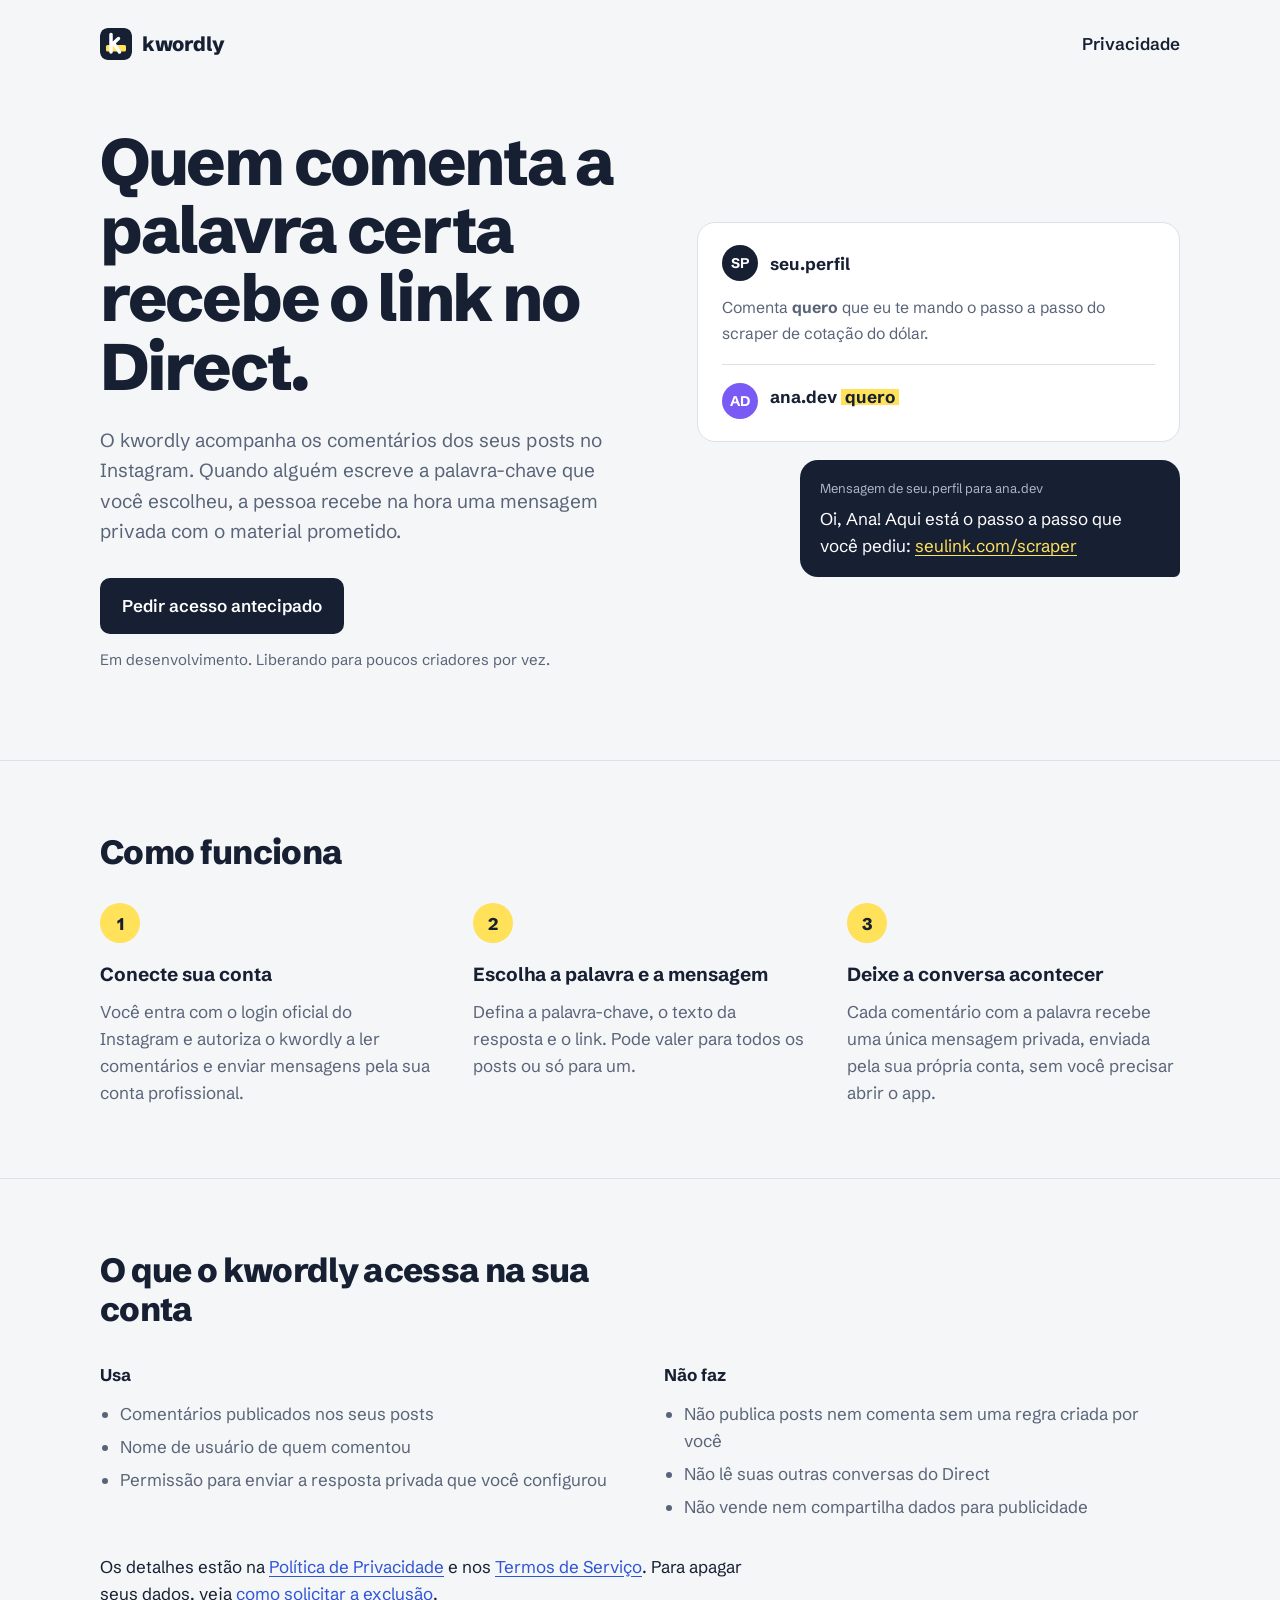
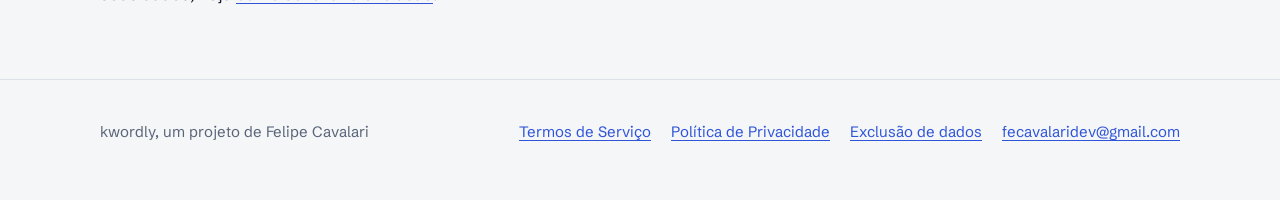
<file: index.html>
<!doctype html>
<html lang="pt-BR">
<head>
  <meta charset="utf-8">
  <meta name="viewport" content="width=device-width, initial-scale=1">
  <title>kwordly — resposta automática no Direct para comentários do Instagram</title>
  <meta name="description" content="O kwordly envia uma mensagem no Direct para quem comenta a palavra-chave que você escolheu nos seus posts do Instagram.">
  <link rel="icon" href="favicon.svg" type="image/svg+xml">
  <link rel="preconnect" href="https://fonts.googleapis.com">
  <link rel="preconnect" href="https://fonts.gstatic.com" crossorigin>
  <link href="https://fonts.googleapis.com/css2?family=Schibsted+Grotesk:wght@400;600;700;800&display=swap" rel="stylesheet">
  <link rel="stylesheet" href="styles.css">
</head>
<body>
  <header class="site-header">
    <div class="wrap">
      <a class="brand" href="./"><img src="favicon.svg" alt="" width="32" height="32">kwordly</a>
      <nav aria-label="Principal"><a href="privacidade.html">Privacidade</a></nav>
    </div>
  </header>

  <main>
    <div class="hero">
      <div class="wrap">
        <div>
          <h1>Quem comenta a palavra certa recebe o link no Direct.</h1>
          <p class="lede">O kwordly acompanha os comentários dos seus posts no Instagram. Quando alguém escreve a palavra-chave que você escolheu, a pessoa recebe na hora uma mensagem privada com o material prometido.</p>
          <a class="button" href="mailto:fecavalaridev@gmail.com?subject=Quero%20testar%20o%20kwordly">Pedir acesso antecipado</a>
          <p class="hint">Em desenvolvimento. Liberando para poucos criadores por vez.</p>
        </div>

        <figure class="demo" aria-label="Exemplo: um comentário com a palavra-chave gera uma mensagem no Direct">
          <figcaption>Exemplo de comentário com a palavra-chave e a mensagem enviada em resposta.</figcaption>
          <div class="post">
            <div class="post-head">
              <span class="avatar owner" aria-hidden="true">SP</span>
              <span class="handle">seu.perfil</span>
            </div>
            <p class="caption">Comenta <strong>quero</strong> que eu te mando o passo a passo do scraper de cotação do dólar.</p>
            <div class="comment">
              <span class="avatar fan" aria-hidden="true">AD</span>
              <p><span class="handle">ana.dev</span> <span class="keyword">quero</span></p>
            </div>
          </div>
          <div class="dm">
            <span class="dm-from">Mensagem de seu.perfil para ana.dev</span>
            <p>Oi, Ana! Aqui está o passo a passo que você pediu: <a href="#" tabindex="-1">seulink.com/scraper</a></p>
          </div>
        </figure>
      </div>
    </div>

    <section aria-labelledby="como-funciona">
      <div class="wrap">
        <h2 id="como-funciona">Como funciona</h2>
        <ol class="steps">
          <li>
            <h3>Conecte sua conta</h3>
            <p>Você entra com o login oficial do Instagram e autoriza o kwordly a ler comentários e enviar mensagens pela sua conta profissional.</p>
          </li>
          <li>
            <h3>Escolha a palavra e a mensagem</h3>
            <p>Defina a palavra-chave, o texto da resposta e o link. Pode valer para todos os posts ou só para um.</p>
          </li>
          <li>
            <h3>Deixe a conversa acontecer</h3>
            <p>Cada comentário com a palavra recebe uma única mensagem privada, enviada pela sua própria conta, sem você precisar abrir o app.</p>
          </li>
        </ol>
      </div>
    </section>

    <section aria-labelledby="dados">
      <div class="wrap">
        <h2 id="dados">O que o kwordly acessa na sua conta</h2>
        <div class="access">
          <div>
            <h3>Usa</h3>
            <ul>
              <li>Comentários publicados nos seus posts</li>
              <li>Nome de usuário de quem comentou</li>
              <li>Permissão para enviar a resposta privada que você configurou</li>
            </ul>
          </div>
          <div>
            <h3>Não faz</h3>
            <ul>
              <li>Não publica posts nem comenta sem uma regra criada por você</li>
              <li>Não lê suas outras conversas do Direct</li>
              <li>Não vende nem compartilha dados para publicidade</li>
            </ul>
          </div>
        </div>
        <p class="access-note">Os detalhes estão na <a href="privacidade.html">Política de Privacidade</a> e nos <a href="termos.html">Termos de Serviço</a>. Para apagar seus dados, veja <a href="exclusao-de-dados.html">como solicitar a exclusão</a>.</p>
      </div>
    </section>
  </main>

  <footer class="site-footer">
    <div class="wrap">
      <span>kwordly, um projeto de Felipe Cavalari</span>
      <nav aria-label="Rodapé">
        <a href="termos.html">Termos de Serviço</a>
        <a href="privacidade.html">Política de Privacidade</a>
        <a href="exclusao-de-dados.html">Exclusão de dados</a>
        <a href="mailto:fecavalaridev@gmail.com">fecavalaridev@gmail.com</a>
      </nav>
    </div>
  </footer>
</body>
</html>
</file>
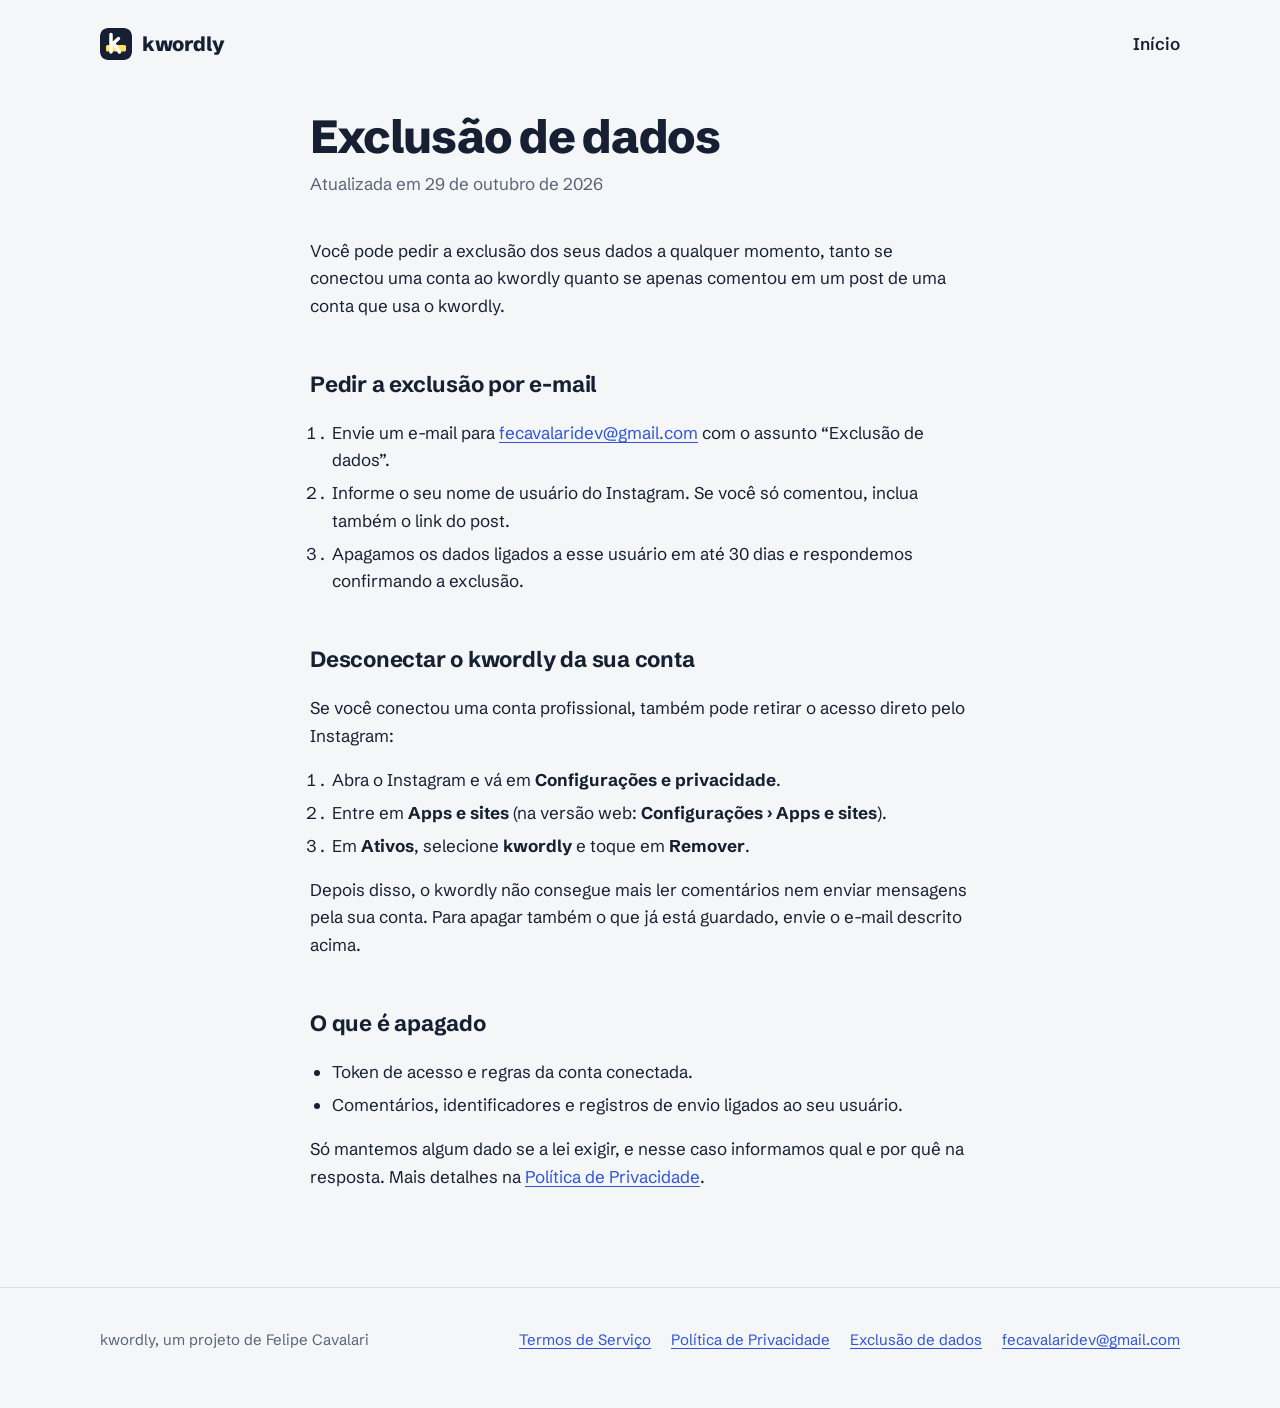
<file: exclusao-de-dados.html>
<!doctype html>
<html lang="pt-BR">
<head>
  <meta charset="utf-8">
  <meta name="viewport" content="width=device-width, initial-scale=1">
  <title>Exclusão de dados — kwordly</title>
  <meta name="description" content="Como pedir a exclusão dos seus dados do kwordly.">
  <link rel="icon" href="favicon.svg" type="image/svg+xml">
  <link rel="preconnect" href="https://fonts.googleapis.com">
  <link rel="preconnect" href="https://fonts.gstatic.com" crossorigin>
  <link href="https://fonts.googleapis.com/css2?family=Schibsted+Grotesk:wght@400;600;700;800&display=swap" rel="stylesheet">
  <link rel="stylesheet" href="styles.css">
</head>
<body>
  <header class="site-header">
    <div class="wrap">
      <a class="brand" href="./"><img src="favicon.svg" alt="" width="32" height="32">kwordly</a>
      <nav aria-label="Principal"><a href="./">Início</a></nav>
    </div>
  </header>

  <main class="doc">
    <div class="wrap">
      <h1>Exclusão de dados</h1>
      <p class="updated">Atualizada em 29 de outubro de 2026</p>

      <p>Você pode pedir a exclusão dos seus dados a qualquer momento, tanto se conectou uma conta ao kwordly quanto se apenas comentou em um post de uma conta que usa o kwordly.</p>

      <h2 id="pedido">Pedir a exclusão por e-mail</h2>
      <ol>
        <li>Envie um e-mail para <a href="mailto:fecavalaridev@gmail.com?subject=Exclus%C3%A3o%20de%20dados">fecavalaridev@gmail.com</a> com o assunto “Exclusão de dados”.</li>
        <li>Informe o seu nome de usuário do Instagram. Se você só comentou, inclua também o link do post.</li>
        <li>Apagamos os dados ligados a esse usuário em até 30 dias e respondemos confirmando a exclusão.</li>
      </ol>

      <h2 id="desconectar">Desconectar o kwordly da sua conta</h2>
      <p>Se você conectou uma conta profissional, também pode retirar o acesso direto pelo Instagram:</p>
      <ol>
        <li>Abra o Instagram e vá em <strong>Configurações e privacidade</strong>.</li>
        <li>Entre em <strong>Apps e sites</strong> (na versão web: <strong>Configurações › Apps e sites</strong>).</li>
        <li>Em <strong>Ativos</strong>, selecione <strong>kwordly</strong> e toque em <strong>Remover</strong>.</li>
      </ol>
      <p>Depois disso, o kwordly não consegue mais ler comentários nem enviar mensagens pela sua conta. Para apagar também o que já está guardado, envie o e-mail descrito acima.</p>

      <h2 id="o-que-e-apagado">O que é apagado</h2>
      <ul>
        <li>Token de acesso e regras da conta conectada.</li>
        <li>Comentários, identificadores e registros de envio ligados ao seu usuário.</li>
      </ul>
      <p>Só mantemos algum dado se a lei exigir, e nesse caso informamos qual e por quê na resposta. Mais detalhes na <a href="privacidade.html">Política de Privacidade</a>.</p>
    </div>
  </main>

  <footer class="site-footer">
    <div class="wrap">
      <span>kwordly, um projeto de Felipe Cavalari</span>
      <nav aria-label="Rodapé">
        <a href="termos.html">Termos de Serviço</a>
        <a href="privacidade.html">Política de Privacidade</a>
        <a href="exclusao-de-dados.html">Exclusão de dados</a>
        <a href="mailto:fecavalaridev@gmail.com">fecavalaridev@gmail.com</a>
      </nav>
    </div>
  </footer>
</body>
</html>
</file>
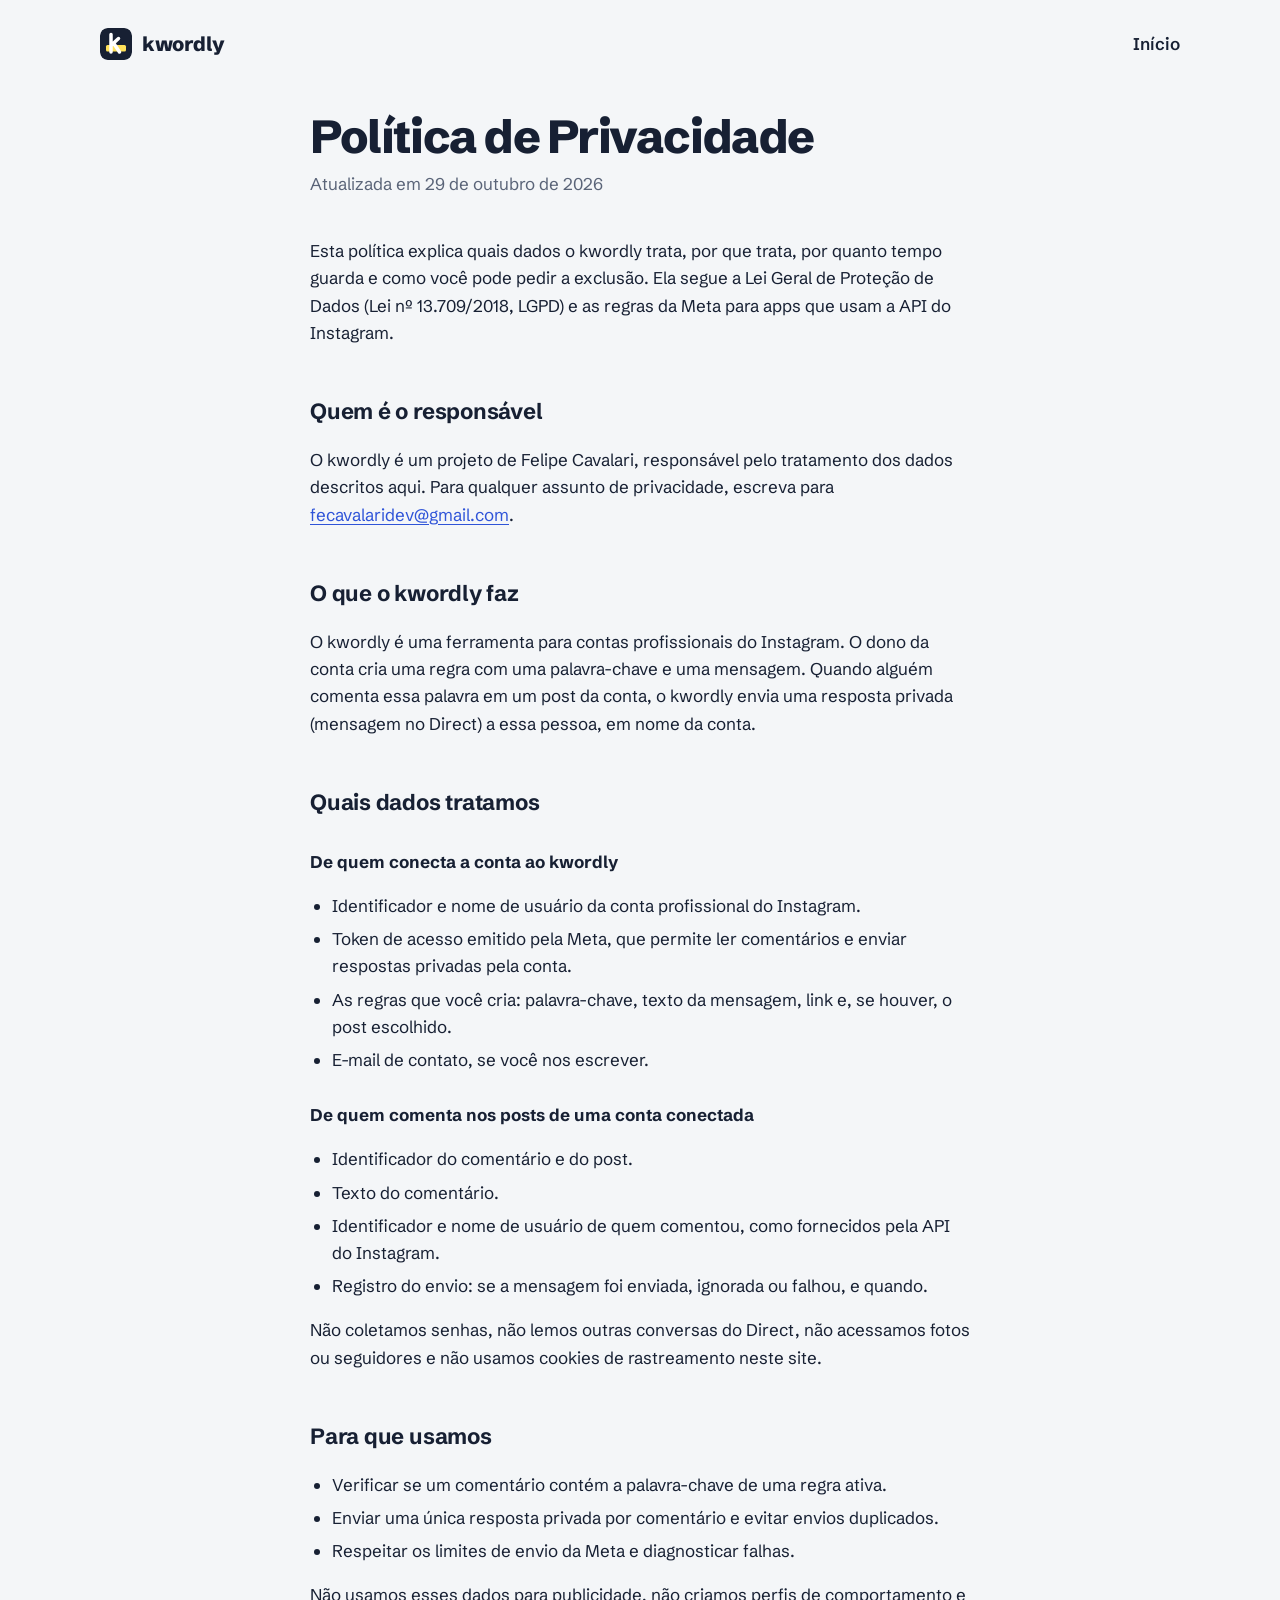
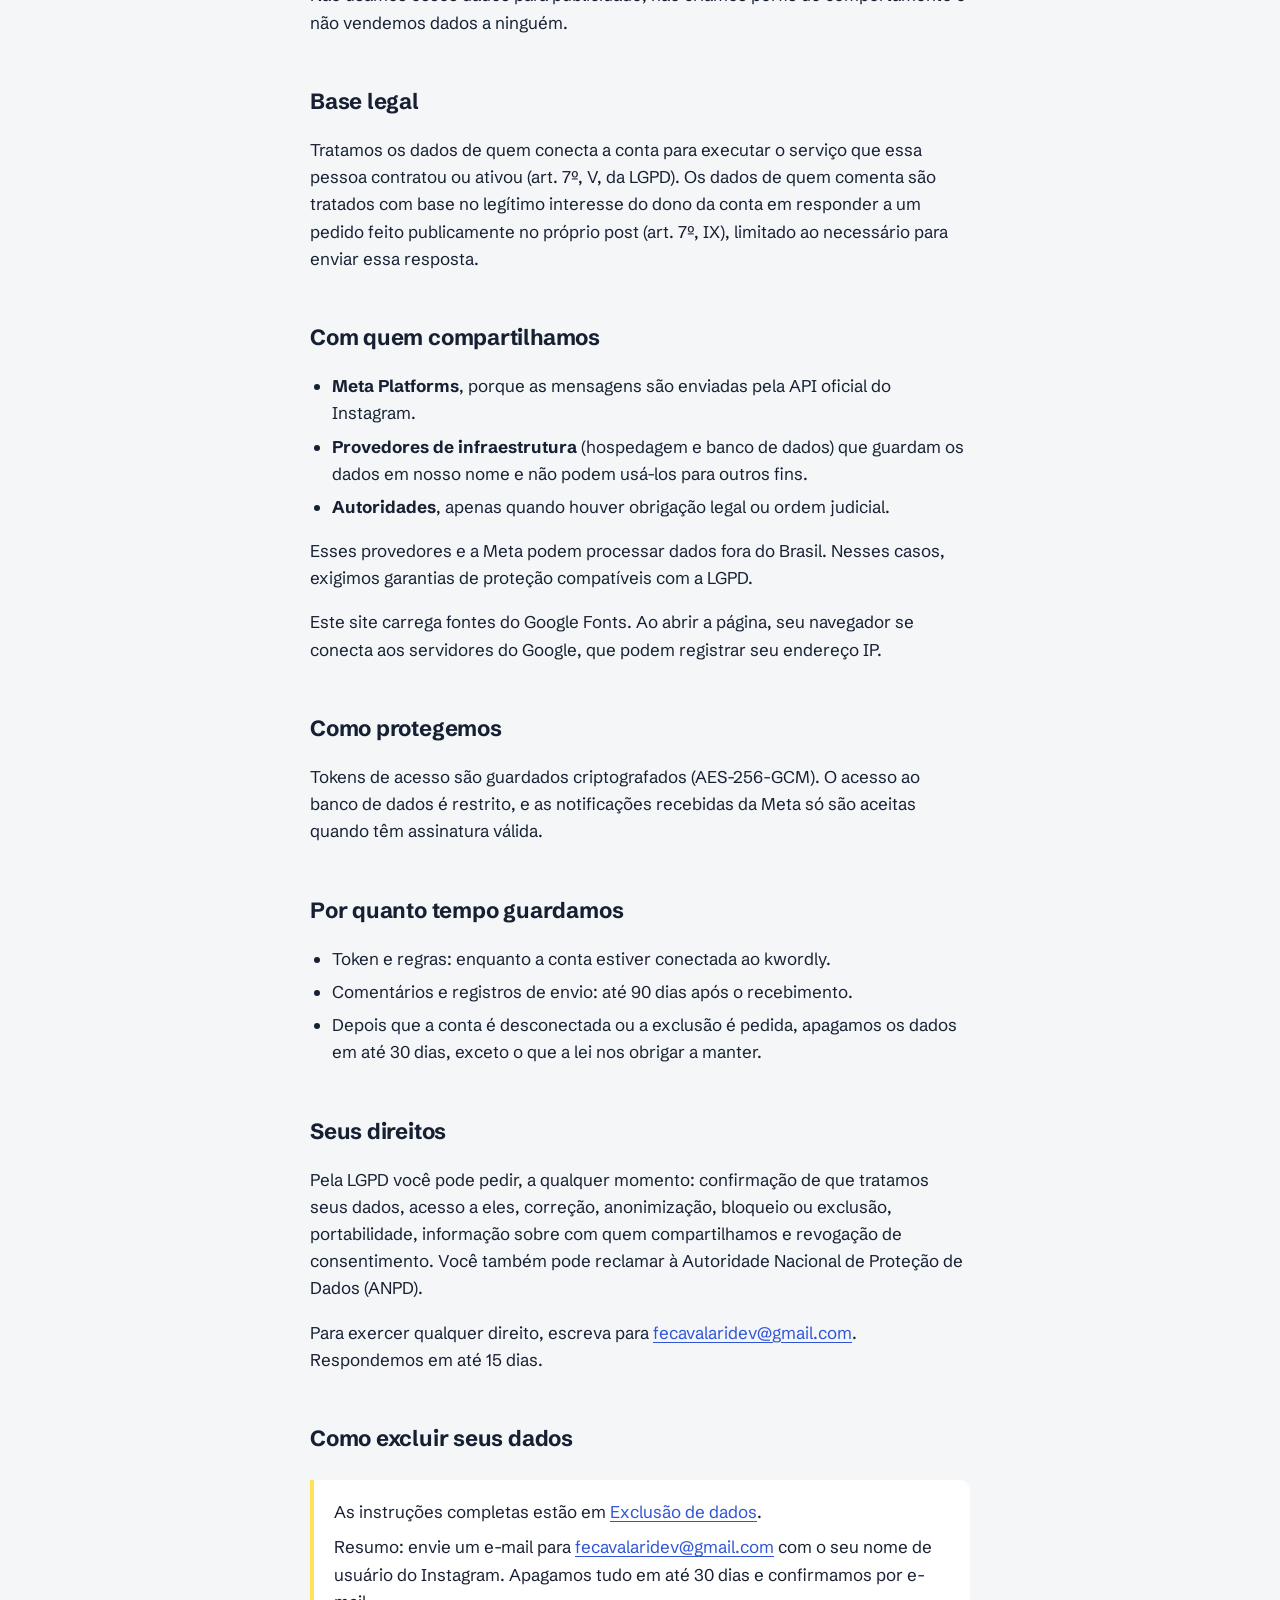
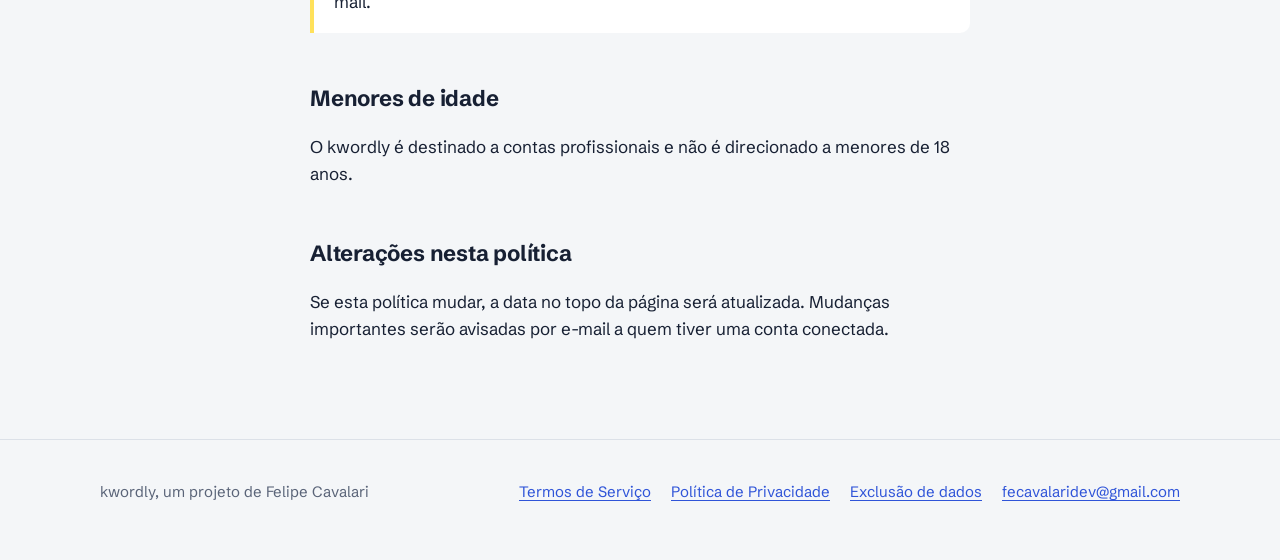
<file: privacidade.html>
<!doctype html>
<html lang="pt-BR">
<head>
  <meta charset="utf-8">
  <meta name="viewport" content="width=device-width, initial-scale=1">
  <title>Política de Privacidade — kwordly</title>
  <meta name="description" content="Como o kwordly coleta, usa, guarda e exclui dados do Instagram.">
  <link rel="icon" href="favicon.svg" type="image/svg+xml">
  <link rel="preconnect" href="https://fonts.googleapis.com">
  <link rel="preconnect" href="https://fonts.gstatic.com" crossorigin>
  <link href="https://fonts.googleapis.com/css2?family=Schibsted+Grotesk:wght@400;600;700;800&display=swap" rel="stylesheet">
  <link rel="stylesheet" href="styles.css">
</head>
<body>
  <header class="site-header">
    <div class="wrap">
      <a class="brand" href="./"><img src="favicon.svg" alt="" width="32" height="32">kwordly</a>
      <nav aria-label="Principal"><a href="./">Início</a></nav>
    </div>
  </header>

  <main class="doc">
    <div class="wrap">
      <h1>Política de Privacidade</h1>
      <p class="updated">Atualizada em 29 de outubro de 2026</p>

      <p>Esta política explica quais dados o kwordly trata, por que trata, por quanto tempo guarda e como você pode pedir a exclusão. Ela segue a Lei Geral de Proteção de Dados (Lei nº 13.709/2018, LGPD) e as regras da Meta para apps que usam a API do Instagram.</p>

      <h2 id="quem-somos">Quem é o responsável</h2>
      <p>O kwordly é um projeto de Felipe Cavalari, responsável pelo tratamento dos dados descritos aqui. Para qualquer assunto de privacidade, escreva para <a href="mailto:fecavalaridev@gmail.com">fecavalaridev@gmail.com</a>.</p>

      <h2 id="o-que-e">O que o kwordly faz</h2>
      <p>O kwordly é uma ferramenta para contas profissionais do Instagram. O dono da conta cria uma regra com uma palavra-chave e uma mensagem. Quando alguém comenta essa palavra em um post da conta, o kwordly envia uma resposta privada (mensagem no Direct) a essa pessoa, em nome da conta.</p>

      <h2 id="dados">Quais dados tratamos</h2>
      <h3>De quem conecta a conta ao kwordly</h3>
      <ul>
        <li>Identificador e nome de usuário da conta profissional do Instagram.</li>
        <li>Token de acesso emitido pela Meta, que permite ler comentários e enviar respostas privadas pela conta.</li>
        <li>As regras que você cria: palavra-chave, texto da mensagem, link e, se houver, o post escolhido.</li>
        <li>E-mail de contato, se você nos escrever.</li>
      </ul>
      <h3>De quem comenta nos posts de uma conta conectada</h3>
      <ul>
        <li>Identificador do comentário e do post.</li>
        <li>Texto do comentário.</li>
        <li>Identificador e nome de usuário de quem comentou, como fornecidos pela API do Instagram.</li>
        <li>Registro do envio: se a mensagem foi enviada, ignorada ou falhou, e quando.</li>
      </ul>
      <p>Não coletamos senhas, não lemos outras conversas do Direct, não acessamos fotos ou seguidores e não usamos cookies de rastreamento neste site.</p>

      <h2 id="finalidade">Para que usamos</h2>
      <ul>
        <li>Verificar se um comentário contém a palavra-chave de uma regra ativa.</li>
        <li>Enviar uma única resposta privada por comentário e evitar envios duplicados.</li>
        <li>Respeitar os limites de envio da Meta e diagnosticar falhas.</li>
      </ul>
      <p>Não usamos esses dados para publicidade, não criamos perfis de comportamento e não vendemos dados a ninguém.</p>

      <h2 id="base-legal">Base legal</h2>
      <p>Tratamos os dados de quem conecta a conta para executar o serviço que essa pessoa contratou ou ativou (art. 7º, V, da LGPD). Os dados de quem comenta são tratados com base no legítimo interesse do dono da conta em responder a um pedido feito publicamente no próprio post (art. 7º, IX), limitado ao necessário para enviar essa resposta.</p>

      <h2 id="compartilhamento">Com quem compartilhamos</h2>
      <ul>
        <li><strong>Meta Platforms</strong>, porque as mensagens são enviadas pela API oficial do Instagram.</li>
        <li><strong>Provedores de infraestrutura</strong> (hospedagem e banco de dados) que guardam os dados em nosso nome e não podem usá-los para outros fins.</li>
        <li><strong>Autoridades</strong>, apenas quando houver obrigação legal ou ordem judicial.</li>
      </ul>
      <p>Esses provedores e a Meta podem processar dados fora do Brasil. Nesses casos, exigimos garantias de proteção compatíveis com a LGPD.</p>
      <p>Este site carrega fontes do Google Fonts. Ao abrir a página, seu navegador se conecta aos servidores do Google, que podem registrar seu endereço IP.</p>

      <h2 id="seguranca">Como protegemos</h2>
      <p>Tokens de acesso são guardados criptografados (AES-256-GCM). O acesso ao banco de dados é restrito, e as notificações recebidas da Meta só são aceitas quando têm assinatura válida.</p>

      <h2 id="retencao">Por quanto tempo guardamos</h2>
      <ul>
        <li>Token e regras: enquanto a conta estiver conectada ao kwordly.</li>
        <li>Comentários e registros de envio: até 90 dias após o recebimento.</li>
        <li>Depois que a conta é desconectada ou a exclusão é pedida, apagamos os dados em até 30 dias, exceto o que a lei nos obrigar a manter.</li>
      </ul>

      <h2 id="direitos">Seus direitos</h2>
      <p>Pela LGPD você pode pedir, a qualquer momento: confirmação de que tratamos seus dados, acesso a eles, correção, anonimização, bloqueio ou exclusão, portabilidade, informação sobre com quem compartilhamos e revogação de consentimento. Você também pode reclamar à Autoridade Nacional de Proteção de Dados (ANPD).</p>
      <p>Para exercer qualquer direito, escreva para <a href="mailto:fecavalaridev@gmail.com">fecavalaridev@gmail.com</a>. Respondemos em até 15 dias.</p>

      <h2 id="exclusao-de-dados">Como excluir seus dados</h2>
      <div class="callout">
        <p>As instruções completas estão em <a href="exclusao-de-dados.html">Exclusão de dados</a>.</p>
        <p>Resumo: envie um e-mail para <a href="mailto:fecavalaridev@gmail.com?subject=Exclus%C3%A3o%20de%20dados">fecavalaridev@gmail.com</a> com o seu nome de usuário do Instagram. Apagamos tudo em até 30 dias e confirmamos por e-mail.</p>
      </div>

      <h2 id="criancas">Menores de idade</h2>
      <p>O kwordly é destinado a contas profissionais e não é direcionado a menores de 18 anos.</p>

      <h2 id="alteracoes">Alterações nesta política</h2>
      <p>Se esta política mudar, a data no topo da página será atualizada. Mudanças importantes serão avisadas por e-mail a quem tiver uma conta conectada.</p>
    </div>
  </main>

  <footer class="site-footer">
    <div class="wrap">
      <span>kwordly, um projeto de Felipe Cavalari</span>
      <nav aria-label="Rodapé">
        <a href="termos.html">Termos de Serviço</a>
        <a href="privacidade.html">Política de Privacidade</a>
        <a href="exclusao-de-dados.html">Exclusão de dados</a>
        <a href="mailto:fecavalaridev@gmail.com">fecavalaridev@gmail.com</a>
      </nav>
    </div>
  </footer>
</body>
</html>
</file>
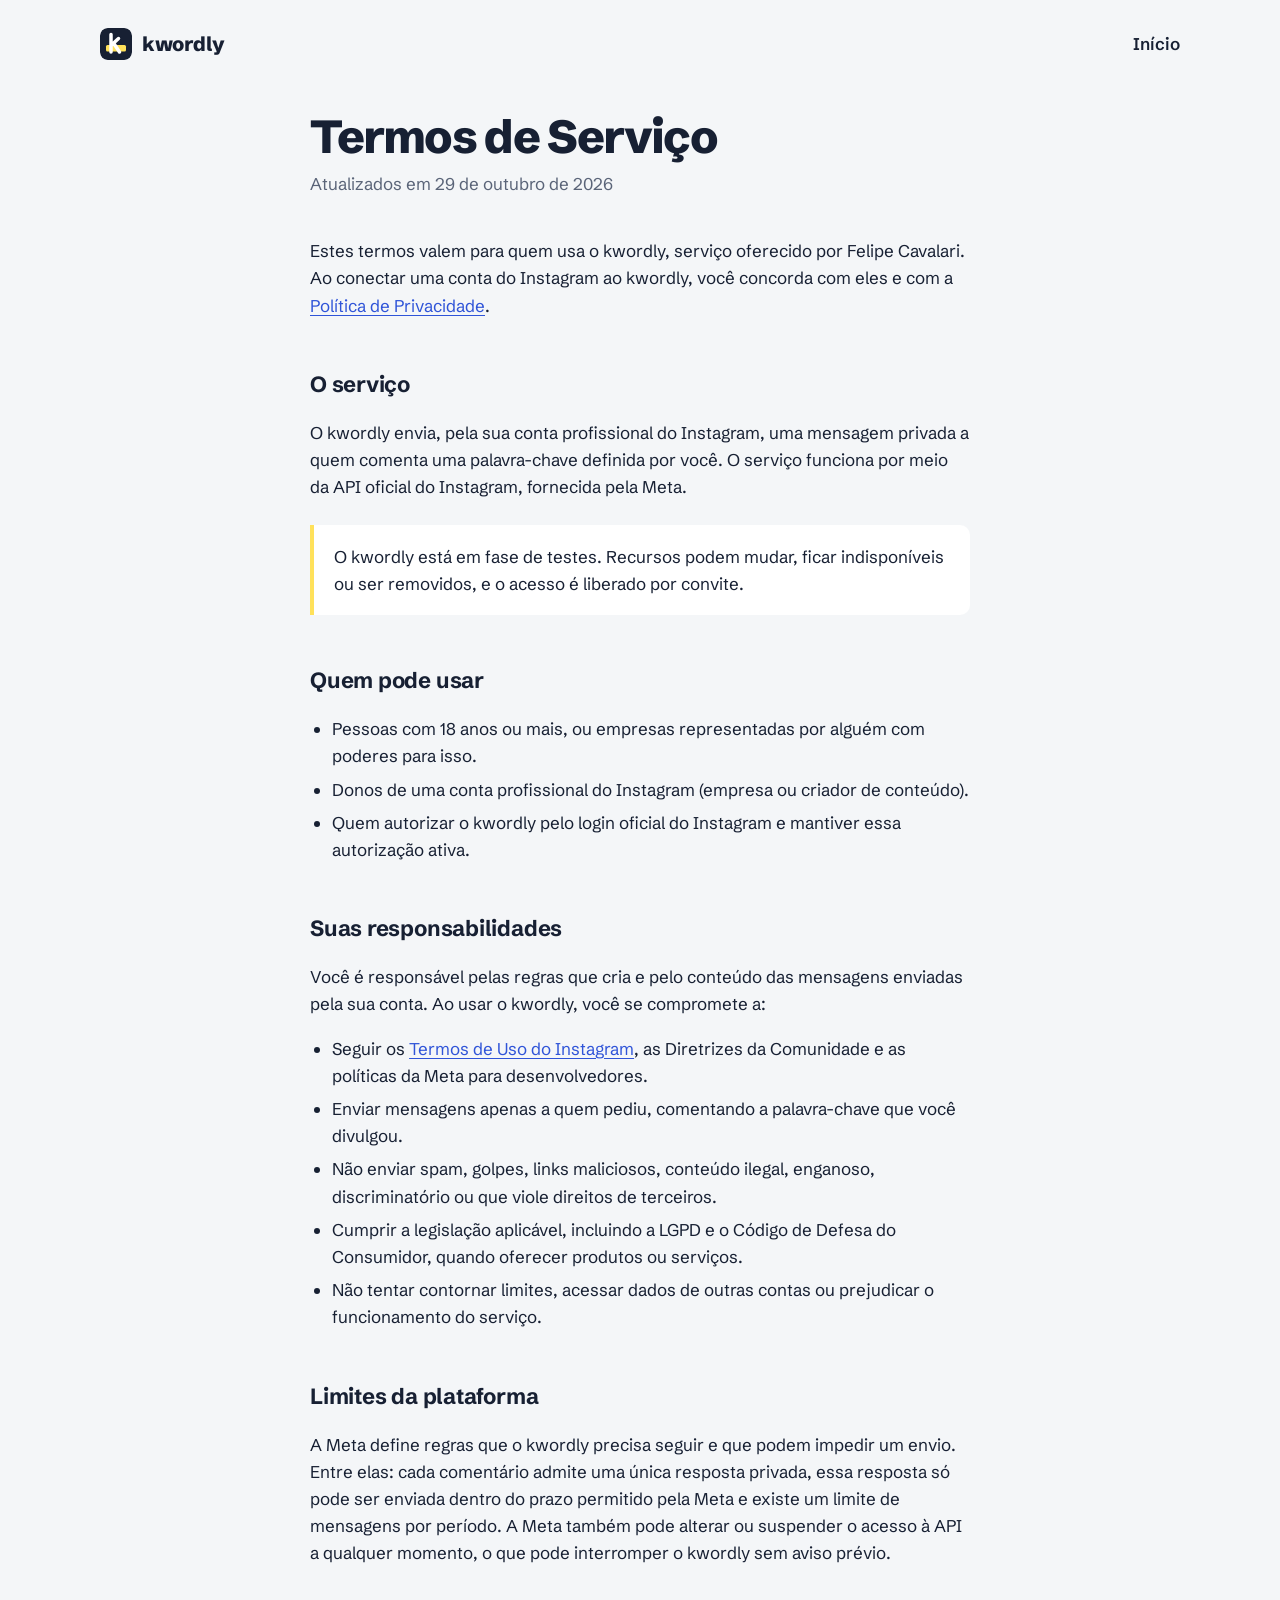
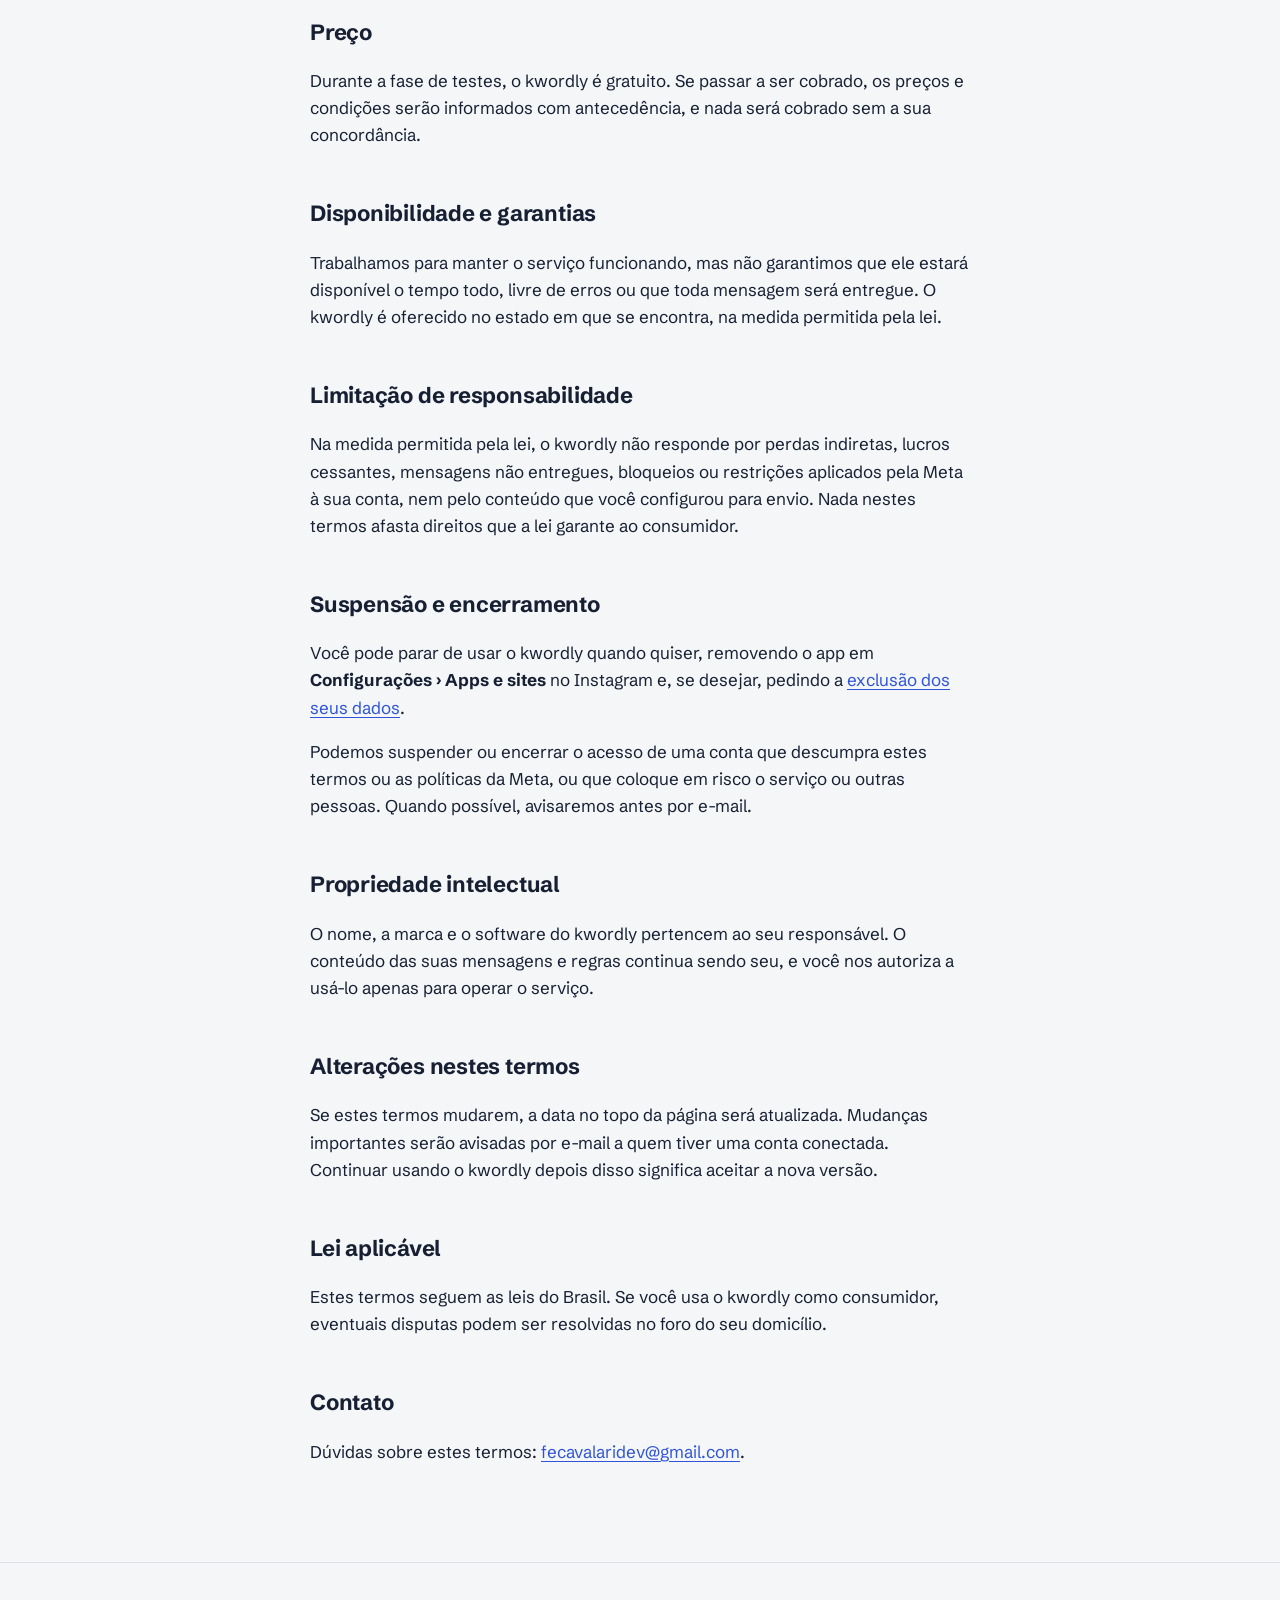
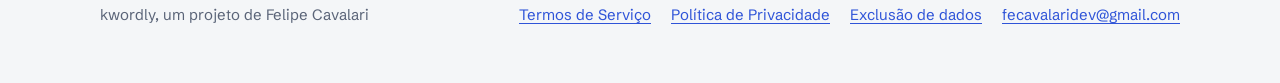
<file: termos.html>
<!doctype html>
<html lang="pt-BR">
<head>
  <meta charset="utf-8">
  <meta name="viewport" content="width=device-width, initial-scale=1">
  <title>Termos de Serviço — kwordly</title>
  <meta name="description" content="Regras de uso do kwordly.">
  <link rel="icon" href="favicon.svg" type="image/svg+xml">
  <link rel="preconnect" href="https://fonts.googleapis.com">
  <link rel="preconnect" href="https://fonts.gstatic.com" crossorigin>
  <link href="https://fonts.googleapis.com/css2?family=Schibsted+Grotesk:wght@400;600;700;800&display=swap" rel="stylesheet">
  <link rel="stylesheet" href="styles.css">
</head>
<body>
  <header class="site-header">
    <div class="wrap">
      <a class="brand" href="./"><img src="favicon.svg" alt="" width="32" height="32">kwordly</a>
      <nav aria-label="Principal"><a href="./">Início</a></nav>
    </div>
  </header>

  <main class="doc">
    <div class="wrap">
      <h1>Termos de Serviço</h1>
      <p class="updated">Atualizados em 29 de outubro de 2026</p>

      <p>Estes termos valem para quem usa o kwordly, serviço oferecido por Felipe Cavalari. Ao conectar uma conta do Instagram ao kwordly, você concorda com eles e com a <a href="privacidade.html">Política de Privacidade</a>.</p>

      <h2 id="servico">O serviço</h2>
      <p>O kwordly envia, pela sua conta profissional do Instagram, uma mensagem privada a quem comenta uma palavra-chave definida por você. O serviço funciona por meio da API oficial do Instagram, fornecida pela Meta.</p>
      <div class="callout">
        <p>O kwordly está em fase de testes. Recursos podem mudar, ficar indisponíveis ou ser removidos, e o acesso é liberado por convite.</p>
      </div>

      <h2 id="requisitos">Quem pode usar</h2>
      <ul>
        <li>Pessoas com 18 anos ou mais, ou empresas representadas por alguém com poderes para isso.</li>
        <li>Donos de uma conta profissional do Instagram (empresa ou criador de conteúdo).</li>
        <li>Quem autorizar o kwordly pelo login oficial do Instagram e mantiver essa autorização ativa.</li>
      </ul>

      <h2 id="responsabilidades">Suas responsabilidades</h2>
      <p>Você é responsável pelas regras que cria e pelo conteúdo das mensagens enviadas pela sua conta. Ao usar o kwordly, você se compromete a:</p>
      <ul>
        <li>Seguir os <a href="https://help.instagram.com/581066165581870" rel="noopener">Termos de Uso do Instagram</a>, as Diretrizes da Comunidade e as políticas da Meta para desenvolvedores.</li>
        <li>Enviar mensagens apenas a quem pediu, comentando a palavra-chave que você divulgou.</li>
        <li>Não enviar spam, golpes, links maliciosos, conteúdo ilegal, enganoso, discriminatório ou que viole direitos de terceiros.</li>
        <li>Cumprir a legislação aplicável, incluindo a LGPD e o Código de Defesa do Consumidor, quando oferecer produtos ou serviços.</li>
        <li>Não tentar contornar limites, acessar dados de outras contas ou prejudicar o funcionamento do serviço.</li>
      </ul>

      <h2 id="limites">Limites da plataforma</h2>
      <p>A Meta define regras que o kwordly precisa seguir e que podem impedir um envio. Entre elas: cada comentário admite uma única resposta privada, essa resposta só pode ser enviada dentro do prazo permitido pela Meta e existe um limite de mensagens por período. A Meta também pode alterar ou suspender o acesso à API a qualquer momento, o que pode interromper o kwordly sem aviso prévio.</p>

      <h2 id="preco">Preço</h2>
      <p>Durante a fase de testes, o kwordly é gratuito. Se passar a ser cobrado, os preços e condições serão informados com antecedência, e nada será cobrado sem a sua concordância.</p>

      <h2 id="disponibilidade">Disponibilidade e garantias</h2>
      <p>Trabalhamos para manter o serviço funcionando, mas não garantimos que ele estará disponível o tempo todo, livre de erros ou que toda mensagem será entregue. O kwordly é oferecido no estado em que se encontra, na medida permitida pela lei.</p>

      <h2 id="responsabilidade">Limitação de responsabilidade</h2>
      <p>Na medida permitida pela lei, o kwordly não responde por perdas indiretas, lucros cessantes, mensagens não entregues, bloqueios ou restrições aplicados pela Meta à sua conta, nem pelo conteúdo que você configurou para envio. Nada nestes termos afasta direitos que a lei garante ao consumidor.</p>

      <h2 id="encerramento">Suspensão e encerramento</h2>
      <p>Você pode parar de usar o kwordly quando quiser, removendo o app em <strong>Configurações › Apps e sites</strong> no Instagram e, se desejar, pedindo a <a href="exclusao-de-dados.html">exclusão dos seus dados</a>.</p>
      <p>Podemos suspender ou encerrar o acesso de uma conta que descumpra estes termos ou as políticas da Meta, ou que coloque em risco o serviço ou outras pessoas. Quando possível, avisaremos antes por e-mail.</p>

      <h2 id="propriedade">Propriedade intelectual</h2>
      <p>O nome, a marca e o software do kwordly pertencem ao seu responsável. O conteúdo das suas mensagens e regras continua sendo seu, e você nos autoriza a usá-lo apenas para operar o serviço.</p>

      <h2 id="alteracoes">Alterações nestes termos</h2>
      <p>Se estes termos mudarem, a data no topo da página será atualizada. Mudanças importantes serão avisadas por e-mail a quem tiver uma conta conectada. Continuar usando o kwordly depois disso significa aceitar a nova versão.</p>

      <h2 id="lei">Lei aplicável</h2>
      <p>Estes termos seguem as leis do Brasil. Se você usa o kwordly como consumidor, eventuais disputas podem ser resolvidas no foro do seu domicílio.</p>

      <h2 id="contato">Contato</h2>
      <p>Dúvidas sobre estes termos: <a href="mailto:fecavalaridev@gmail.com">fecavalaridev@gmail.com</a>.</p>
    </div>
  </main>

  <footer class="site-footer">
    <div class="wrap">
      <span>kwordly, um projeto de Felipe Cavalari</span>
      <nav aria-label="Rodapé">
        <a href="termos.html">Termos de Serviço</a>
        <a href="privacidade.html">Política de Privacidade</a>
        <a href="exclusao-de-dados.html">Exclusão de dados</a>
        <a href="mailto:fecavalaridev@gmail.com">fecavalaridev@gmail.com</a>
      </nav>
    </div>
  </footer>
</body>
</html>
</file>
<file: styles.css>
:root {
  --paper: #f4f6f8;
  --surface: #ffffff;
  --ink: #172033;
  --muted: #5a6478;
  --line: #dce1e8;
  --marker: #ffe15a;
  --link: #2f54d8;
  --measure: 66ch;
}

* { box-sizing: border-box; }

html { -webkit-text-size-adjust: 100%; }

body {
  margin: 0;
  background: var(--paper);
  color: var(--ink);
  font-family: "Schibsted Grotesk", system-ui, -apple-system, "Segoe UI", sans-serif;
  font-size: 1.0625rem;
  line-height: 1.6;
}

a { color: var(--link); text-underline-offset: 0.18em; }
a:focus-visible, button:focus-visible {
  outline: 3px solid var(--link);
  outline-offset: 3px;
  border-radius: 4px;
}

.wrap {
  width: 100%;
  max-width: 1120px;
  margin: 0 auto;
  padding: 0 20px;
}

/* Header */
.site-header { padding: 28px 0; }
.site-header .wrap { display: flex; align-items: center; justify-content: space-between; gap: 16px; }
.brand {
  display: inline-flex; align-items: center; gap: 10px;
  color: var(--ink); text-decoration: none;
  font-weight: 800; font-size: 1.25rem; letter-spacing: -0.02em;
}
.brand img { width: 32px; height: 32px; border-radius: 8px; }
.site-header nav a { color: var(--ink); font-weight: 600; text-decoration: none; }
.site-header nav a:hover { text-decoration: underline; }

/* Hero */
.hero { padding: 40px 0 88px; }
.hero .wrap {
  display: grid;
  grid-template-columns: minmax(0, 1.05fr) minmax(0, 0.95fr);
  gap: 64px;
  align-items: center;
}
.hero h1 {
  margin: 0 0 24px;
  font-size: clamp(2.4rem, 5.4vw, 4.1rem);
  line-height: 1.04;
  letter-spacing: -0.035em;
  font-weight: 800;
  max-width: 14ch;
}
.lede { margin: 0 0 32px; color: var(--muted); font-size: 1.1875rem; max-width: 46ch; }

.button {
  display: inline-block;
  padding: 14px 22px;
  background: var(--ink);
  color: #fff;
  font-weight: 600;
  text-decoration: none;
  border-radius: 10px;
}
.button:hover { background: #24304a; }
.hint { margin: 14px 0 0; color: var(--muted); font-size: 0.9375rem; }

/* Demo: a comment that turns into a direct message */
.demo { display: grid; gap: 18px; margin: 0; }
.demo figcaption {
  position: absolute; width: 1px; height: 1px; overflow: hidden; clip: rect(0 0 0 0);
}
.post {
  background: var(--surface);
  border: 1px solid var(--line);
  border-radius: 18px;
  padding: 22px 24px;
}
.post-head { display: flex; align-items: center; gap: 12px; margin-bottom: 14px; }
.avatar {
  width: 36px; height: 36px; border-radius: 50%;
  flex: none; display: grid; place-items: center;
  font-weight: 700; font-size: 0.875rem; color: #fff;
}
.avatar.owner { background: var(--ink); }
.avatar.fan { background: #7a5af5; }
.handle { font-weight: 700; }
.caption { margin: 0; color: var(--muted); font-size: 0.9875rem; }
.comment {
  display: flex; gap: 12px; align-items: flex-start;
  margin-top: 18px; padding-top: 18px; border-top: 1px solid var(--line);
}
.comment p { margin: 0; }
.keyword {
  font-weight: 700;
  padding: 0 4px;
  background-image: linear-gradient(var(--marker), var(--marker));
  background-repeat: no-repeat;
  background-size: 100% 78%;
  background-position: 0 60%;
}

.dm {
  justify-self: end;
  width: min(100%, 380px);
  background: var(--ink);
  color: #fff;
  border-radius: 18px 18px 6px 18px;
  padding: 18px 20px;
}
.dm-from { display: block; font-size: 0.8125rem; color: #aeb7c9; margin-bottom: 6px; }
.dm p { margin: 0; }
.dm a { color: var(--marker); }

@media (prefers-reduced-motion: no-preference) {
  .keyword { animation: mark 700ms ease-out 500ms both; }
  .dm { animation: arrive 500ms ease-out 1400ms both; }
  @keyframes mark { from { background-size: 0% 78%; } to { background-size: 100% 78%; } }
  @keyframes arrive { from { opacity: 0; transform: translateY(10px); } to { opacity: 1; transform: none; } }
}

/* Sections */
section { padding: 72px 0; border-top: 1px solid var(--line); }
section h2 {
  margin: 0 0 32px;
  font-size: clamp(1.6rem, 3vw, 2.1rem);
  line-height: 1.15;
  letter-spacing: -0.02em;
  font-weight: 800;
  max-width: 24ch;
}

.steps {
  list-style: none; margin: 0; padding: 0;
  display: grid; grid-template-columns: repeat(3, minmax(0, 1fr)); gap: 40px;
  counter-reset: step;
}
.steps li { counter-increment: step; }
.steps li::before {
  content: counter(step);
  display: grid; place-items: center;
  width: 40px; height: 40px; margin-bottom: 16px;
  border-radius: 50%;
  background: var(--marker);
  font-weight: 800;
}
.steps h3 { margin: 0 0 8px; font-size: 1.1875rem; }
.steps p { margin: 0; color: var(--muted); }

.access { display: grid; grid-template-columns: minmax(0, 1fr) minmax(0, 1fr); gap: 48px; }
.access h3 { margin: 0 0 12px; font-size: 1.0625rem; }
.access ul { margin: 0; padding-left: 1.2em; color: var(--muted); }
.access li + li { margin-top: 6px; }
.access-note { margin: 32px 0 0; max-width: var(--measure); }

/* Footer */
.site-footer { padding: 40px 0 56px; border-top: 1px solid var(--line); color: var(--muted); font-size: 0.9375rem; }
.site-footer .wrap { display: flex; flex-wrap: wrap; justify-content: space-between; gap: 16px; }
.site-footer nav { display: flex; flex-wrap: wrap; gap: 20px; }

/* Long-form legal pages */
.doc { padding: 24px 0 80px; }
.doc .wrap { max-width: calc(var(--measure) + 40px); }
.doc h1 {
  margin: 0 0 8px;
  font-size: clamp(2rem, 4.5vw, 2.9rem);
  line-height: 1.08;
  letter-spacing: -0.03em;
  font-weight: 800;
}
.doc .updated { margin: 0 0 40px; color: var(--muted); }
.doc h2 { margin: 48px 0 12px; font-size: 1.375rem; letter-spacing: -0.01em; scroll-margin-top: 24px; }
.doc h3 { margin: 28px 0 8px; font-size: 1.0625rem; }
.doc p, .doc li { max-width: var(--measure); }
.doc ul, .doc ol { padding-left: 1.3em; }
.doc li + li { margin-top: 6px; }
.doc .callout {
  margin: 24px 0;
  padding: 18px 20px;
  background: var(--surface);
  border-left: 4px solid var(--marker);
  border-radius: 0 10px 10px 0;
}
.doc .callout p { margin: 0; }
.doc .callout p + p { margin-top: 8px; }

@media (max-width: 860px) {
  .hero { padding: 16px 0 64px; }
  .hero .wrap { grid-template-columns: 1fr; gap: 48px; }
  .steps { grid-template-columns: 1fr; gap: 32px; }
  .access { grid-template-columns: 1fr; gap: 32px; }
  section { padding: 56px 0; }
}

@media (max-width: 420px) {
  .wrap { padding: 0 16px; }
  .post { padding: 18px; }
  .dm { justify-self: stretch; }
}
</file>
